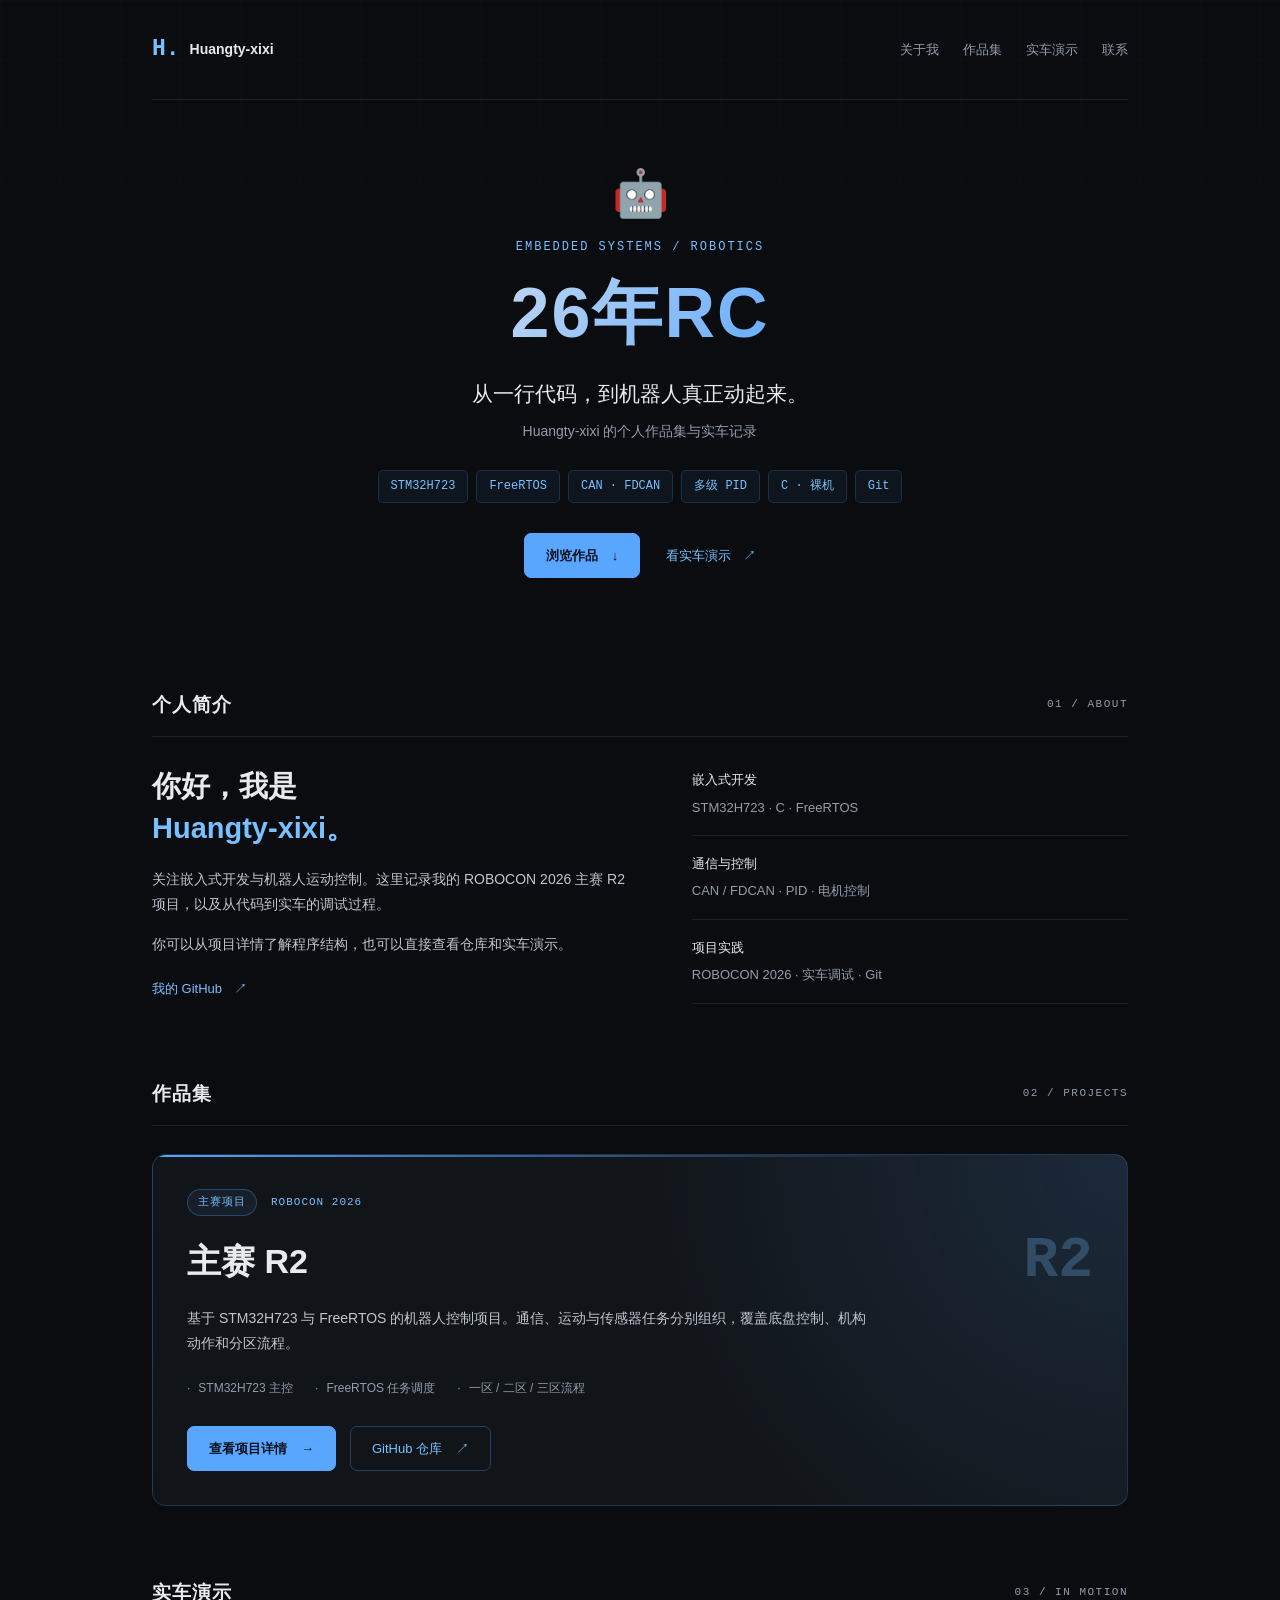
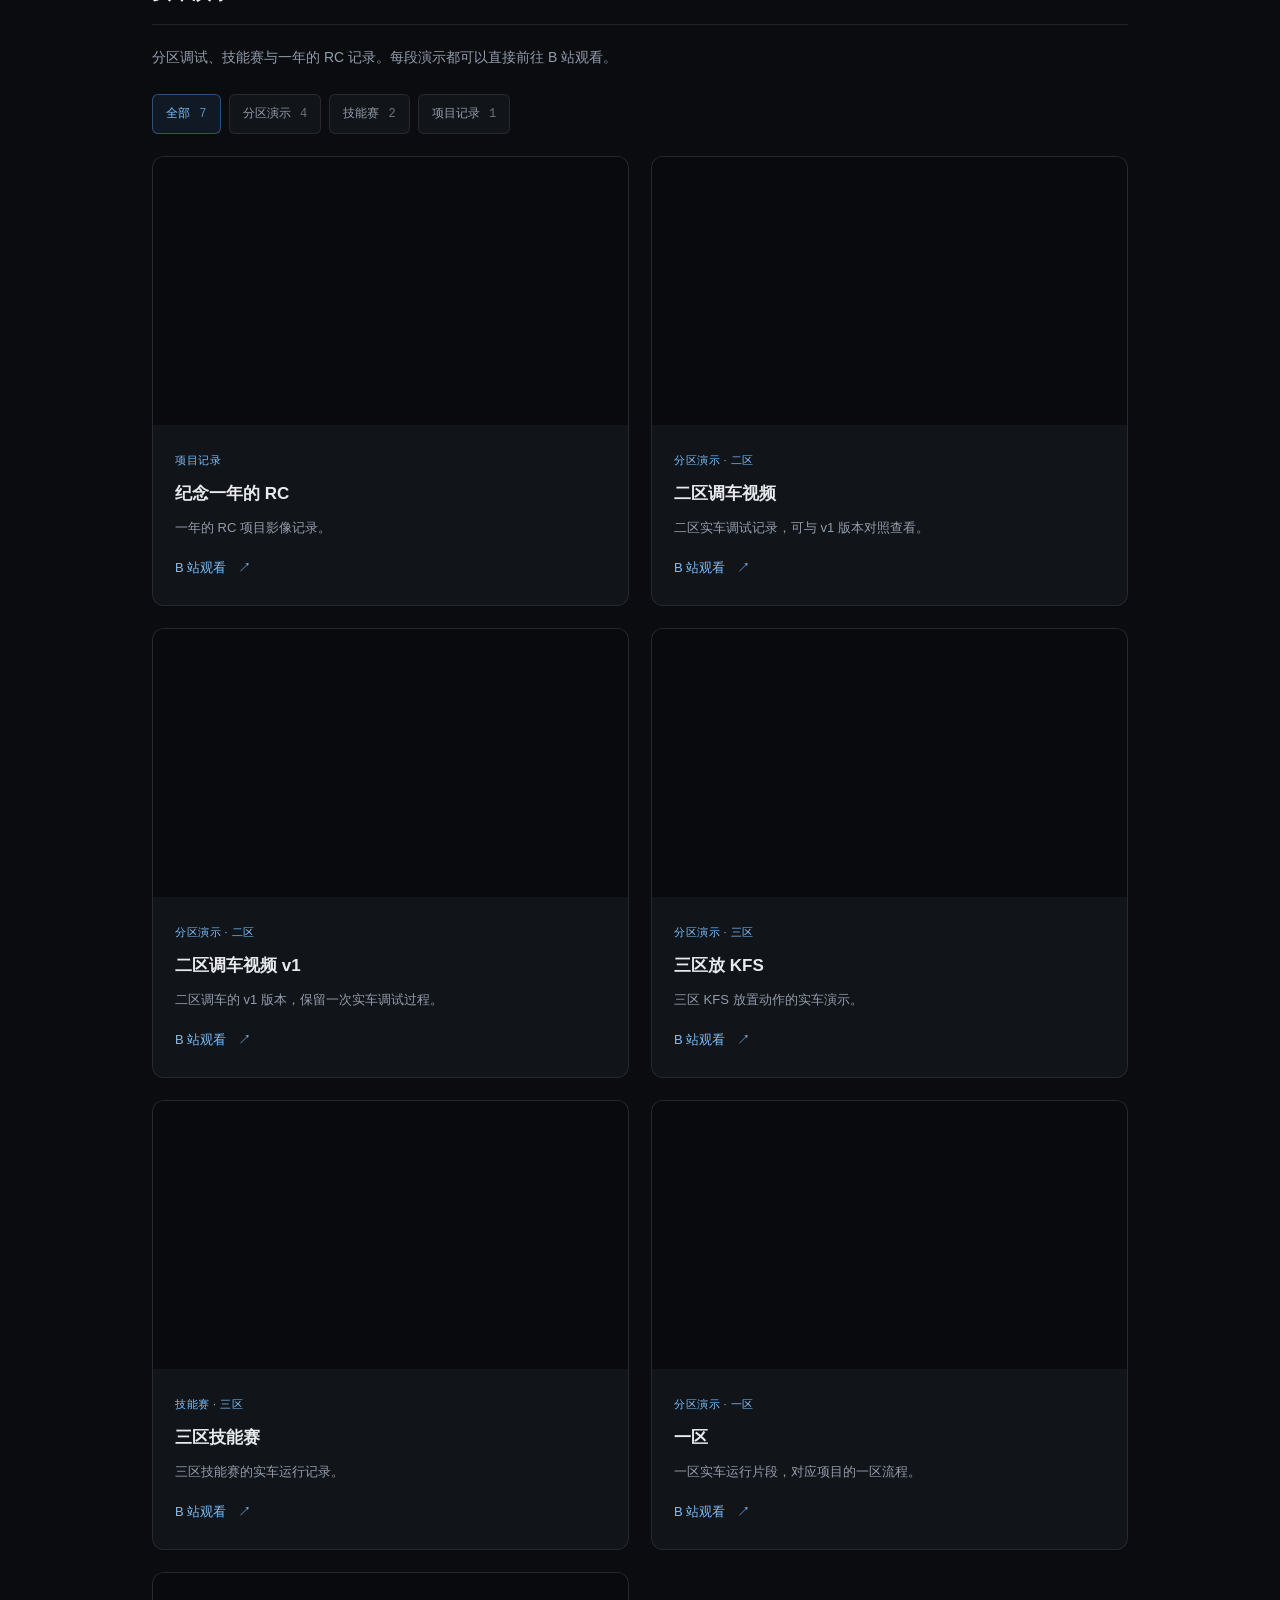
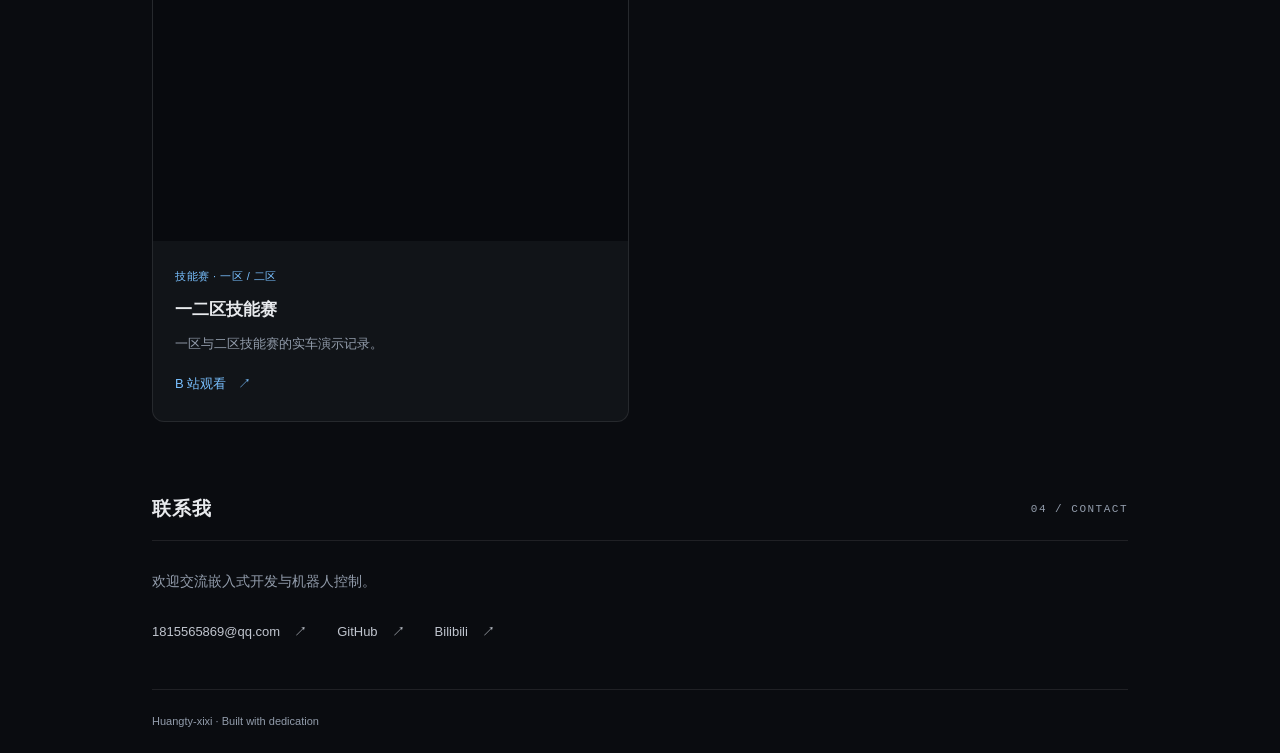
<file: index.html>
<!DOCTYPE html>
<html lang="zh-CN">
<head>
  <meta charset="UTF-8">
  <meta name="viewport" content="width=device-width, initial-scale=1.0">
  <meta name="description" content="Huangty-xixi 的个人作品集：嵌入式开发、ROBOCON 2026 主赛 R2 项目与实车调试记录。">
  <meta name="theme-color" content="#0a0c10">
  <title>26年RC · Huangty-xixi 作品集</title>
  <link rel="icon" href="data:image/svg+xml,%3Csvg xmlns='http://www.w3.org/2000/svg' viewBox='0 0 100 100'%3E%3Ctext y='.9em' font-size='90'%3E⚙%3C/text%3E%3C/svg%3E">
  <link rel="stylesheet" href="styles.css">
  <script src="site.js" defer></script>
</head>
<body>
  <a class="skip-link" href="#main">跳到主要内容</a>
  <div class="bg-grid" aria-hidden="true"></div>
  <div class="page">
    <header class="site-header">
      <a class="brand" href="./" aria-label="Huangty-xixi 首页"><span class="brand-mark" aria-hidden="true">H.</span> Huangty-xixi</a>
      <nav aria-label="主要导航"><a href="#about">关于我</a><a href="#projects">作品集</a><a href="#videos">实车演示</a><a href="#contact">联系</a></nav>
    </header>
    <main id="main">
      <section class="hero" aria-labelledby="hero-title">
        <div class="avatar" aria-hidden="true">🤖</div>
        <p class="eyebrow">EMBEDDED SYSTEMS / ROBOTICS</p>
        <h1 id="hero-title">26年RC</h1>
        <p class="hero-subtitle">从一行代码，到机器人真正动起来。</p>
        <p class="hero-note">Huangty-xixi 的个人作品集与实车记录</p>
        <div class="tags" aria-label="技术关键词"><span class="tag">STM32H723</span><span class="tag">FreeRTOS</span><span class="tag">CAN · FDCAN</span><span class="tag">多级 PID</span><span class="tag">C · 裸机</span><span class="tag">Git</span></div>
        <div class="actions hero-actions"><a class="btn btn-primary" href="#projects">浏览作品 <span aria-hidden="true">↓</span></a><a class="text-link" href="#videos">看实车演示 <span aria-hidden="true">↗</span></a></div>
      </section>
      <section class="section" id="about" aria-labelledby="about-title">
        <div class="section-label"><h2 id="about-title">个人简介</h2><span>01 / ABOUT</span></div>
        <div class="about-layout">
          <div class="about-copy"><h3>你好，我是<br><span class="accent">Huangty-xixi。</span></h3><p>关注嵌入式开发与机器人运动控制。这里记录我的 ROBOCON 2026 主赛 R2 项目，以及从代码到实车的调试过程。</p><p>你可以从项目详情了解程序结构，也可以直接查看仓库和实车演示。</p><a class="text-link" href="https://github.com/Huangty-xixi" target="_blank" rel="noopener noreferrer">我的 GitHub <span aria-hidden="true">↗</span></a></div>
          <dl class="skill-list"><div><dt>嵌入式开发</dt><dd>STM32H723 · C · FreeRTOS</dd></div><div><dt>通信与控制</dt><dd>CAN / FDCAN · PID · 电机控制</dd></div><div><dt>项目实践</dt><dd>ROBOCON 2026 · 实车调试 · Git</dd></div></dl>
        </div>
      </section>
      <section class="section" id="projects" aria-labelledby="projects-title">
        <div class="section-label"><h2 id="projects-title">作品集</h2><span>02 / PROJECTS</span></div>
        <article class="project-card">
          <div class="project-meta"><span class="project-badge">主赛项目</span><span>ROBOCON 2026</span></div>
          <div class="project-heading"><h3>主赛 R2</h3><span class="project-number" aria-hidden="true">R2</span></div>
          <p>基于 STM32H723 与 FreeRTOS 的机器人控制项目。通信、运动与传感器任务分别组织，覆盖底盘控制、机构动作和分区流程。</p>
          <div class="project-facts"><span>STM32H723 主控</span><span>FreeRTOS 任务调度</span><span>一区 / 二区 / 三区流程</span></div>
          <div class="actions"><a href="r2.html" class="btn btn-primary">查看项目详情 <span aria-hidden="true">→</span></a><a href="https://github.com/Huangty-xixi/R2" target="_blank" rel="noopener noreferrer" class="btn">GitHub 仓库 <span aria-hidden="true">↗</span></a></div>
        </article>
      </section>
      <section class="section" id="videos" aria-labelledby="videos-title">
        <div class="section-label"><h2 id="videos-title">实车演示</h2><span>03 / IN MOTION</span></div>
        <p class="section-intro">分区调试、技能赛与一年的 RC 记录。每段演示都可以直接前往 B 站观看。</p>
        <div class="filters" aria-label="按演示类型筛选" hidden>
          <button type="button" class="filter active" data-filter="all" aria-pressed="true">全部 <span>7</span></button>
          <button type="button" class="filter" data-filter="zone" aria-pressed="false">分区演示 <span>4</span></button>
          <button type="button" class="filter" data-filter="skill" aria-pressed="false">技能赛 <span>2</span></button>
          <button type="button" class="filter" data-filter="record" aria-pressed="false">项目记录 <span>1</span></button>
        </div>
        <p class="sr-only" id="video-status" role="status" aria-live="polite" aria-atomic="true"></p>
        <div class="video-grid">
          <article class="video-card" data-category="record">
            <div class="video-wrap"><iframe title="纪念一年的RC 实车视频" src="https://player.bilibili.com/player.html?bvid=BV14LKB6MEDC&amp;page=1&amp;autoplay=0" allowfullscreen loading="lazy"></iframe></div>
            <div class="video-info"><span class="video-category">项目记录</span><h3>纪念一年的 RC</h3><p>一年的 RC 项目影像记录。</p><a class="text-link" href="https://www.bilibili.com/video/BV14LKB6MEDC/" target="_blank" rel="noopener noreferrer" aria-label="在 B 站观看纪念一年的 RC">B 站观看 <span aria-hidden="true">↗</span></a></div>
          </article>
          <article class="video-card" data-category="zone">
            <div class="video-wrap"><iframe title="二区调车视频" src="https://player.bilibili.com/player.html?bvid=BV1ZGKq6nEr8&amp;page=1&amp;autoplay=0" allowfullscreen loading="lazy"></iframe></div>
            <div class="video-info"><span class="video-category">分区演示 · 二区</span><h3>二区调车视频</h3><p>二区实车调试记录，可与 v1 版本对照查看。</p><a class="text-link" href="https://www.bilibili.com/video/BV1ZGKq6nEr8/" target="_blank" rel="noopener noreferrer" aria-label="在 B 站观看二区调车视频">B 站观看 <span aria-hidden="true">↗</span></a></div>
          </article>
          <article class="video-card" data-category="zone">
            <div class="video-wrap"><iframe title="二区调车视频 v1" src="https://player.bilibili.com/player.html?bvid=BV17GKq6HEqy&amp;page=1&amp;autoplay=0" allowfullscreen loading="lazy"></iframe></div>
            <div class="video-info"><span class="video-category">分区演示 · 二区</span><h3>二区调车视频 v1</h3><p>二区调车的 v1 版本，保留一次实车调试过程。</p><a class="text-link" href="https://www.bilibili.com/video/BV17GKq6HEqy/" target="_blank" rel="noopener noreferrer" aria-label="在 B 站观看二区调车视频 v1">B 站观看 <span aria-hidden="true">↗</span></a></div>
          </article>
          <article class="video-card" data-category="zone">
            <div class="video-wrap"><iframe title="三区放 KFS 视频" src="https://player.bilibili.com/player.html?bvid=BV1ubKq66E2u&amp;page=1&amp;autoplay=0" allowfullscreen loading="lazy"></iframe></div>
            <div class="video-info"><span class="video-category">分区演示 · 三区</span><h3>三区放 KFS</h3><p>三区 KFS 放置动作的实车演示。</p><a class="text-link" href="https://www.bilibili.com/video/BV1ubKq66E2u/" target="_blank" rel="noopener noreferrer" aria-label="在 B 站观看三区放 KFS">B 站观看 <span aria-hidden="true">↗</span></a></div>
          </article>
          <article class="video-card" data-category="skill">
            <div class="video-wrap"><iframe title="三区技能赛视频" src="https://player.bilibili.com/player.html?bvid=BV1gbKq66E71&amp;page=1&amp;autoplay=0" allowfullscreen loading="lazy"></iframe></div>
            <div class="video-info"><span class="video-category">技能赛 · 三区</span><h3>三区技能赛</h3><p>三区技能赛的实车运行记录。</p><a class="text-link" href="https://www.bilibili.com/video/BV1gbKq66E71/" target="_blank" rel="noopener noreferrer" aria-label="在 B 站观看三区技能赛">B 站观看 <span aria-hidden="true">↗</span></a></div>
          </article>
          <article class="video-card" data-category="zone">
            <div class="video-wrap"><iframe title="一区实车演示" src="https://player.bilibili.com/player.html?bvid=BV1SbKq6zEeU&amp;page=1&amp;autoplay=0" allowfullscreen loading="lazy"></iframe></div>
            <div class="video-info"><span class="video-category">分区演示 · 一区</span><h3>一区</h3><p>一区实车运行片段，对应项目的一区流程。</p><a class="text-link" href="https://www.bilibili.com/video/BV1SbKq6zEeU/" target="_blank" rel="noopener noreferrer" aria-label="在 B 站观看一区实车演示">B 站观看 <span aria-hidden="true">↗</span></a></div>
          </article>
          <article class="video-card" data-category="skill">
            <div class="video-wrap"><iframe title="一二区技能赛视频" src="https://player.bilibili.com/player.html?bvid=BV1SbKq6zE6S&amp;page=1&amp;autoplay=0" allowfullscreen loading="lazy"></iframe></div>
            <div class="video-info"><span class="video-category">技能赛 · 一区 / 二区</span><h3>一二区技能赛</h3><p>一区与二区技能赛的实车演示记录。</p><a class="text-link" href="https://www.bilibili.com/video/BV1SbKq6zE6S/" target="_blank" rel="noopener noreferrer" aria-label="在 B 站观看一二区技能赛">B 站观看 <span aria-hidden="true">↗</span></a></div>
          </article>
        </div>
      </section>
    </main>
    <footer class="section contact" id="contact" aria-labelledby="contact-title">
      <div class="section-label"><h2 id="contact-title">联系我</h2><span>04 / CONTACT</span></div>
      <p>欢迎交流嵌入式开发与机器人控制。</p>
      <div class="contact-links"><a href="mailto:1815565869@qq.com">1815565869@qq.com <span aria-hidden="true">↗</span></a><a href="https://github.com/Huangty-xixi" target="_blank" rel="noopener noreferrer">GitHub <span aria-hidden="true">↗</span></a><a href="https://space.bilibili.com/523482407" target="_blank" rel="noopener noreferrer">Bilibili <span aria-hidden="true">↗</span></a></div>
      <p class="footer-note">Huangty-xixi · Built with dedication</p>
    </footer>
  </div>
  <a class="top-btn" href="#main" aria-label="回到顶部" hidden>↑</a>
</body>
</html>
</file>
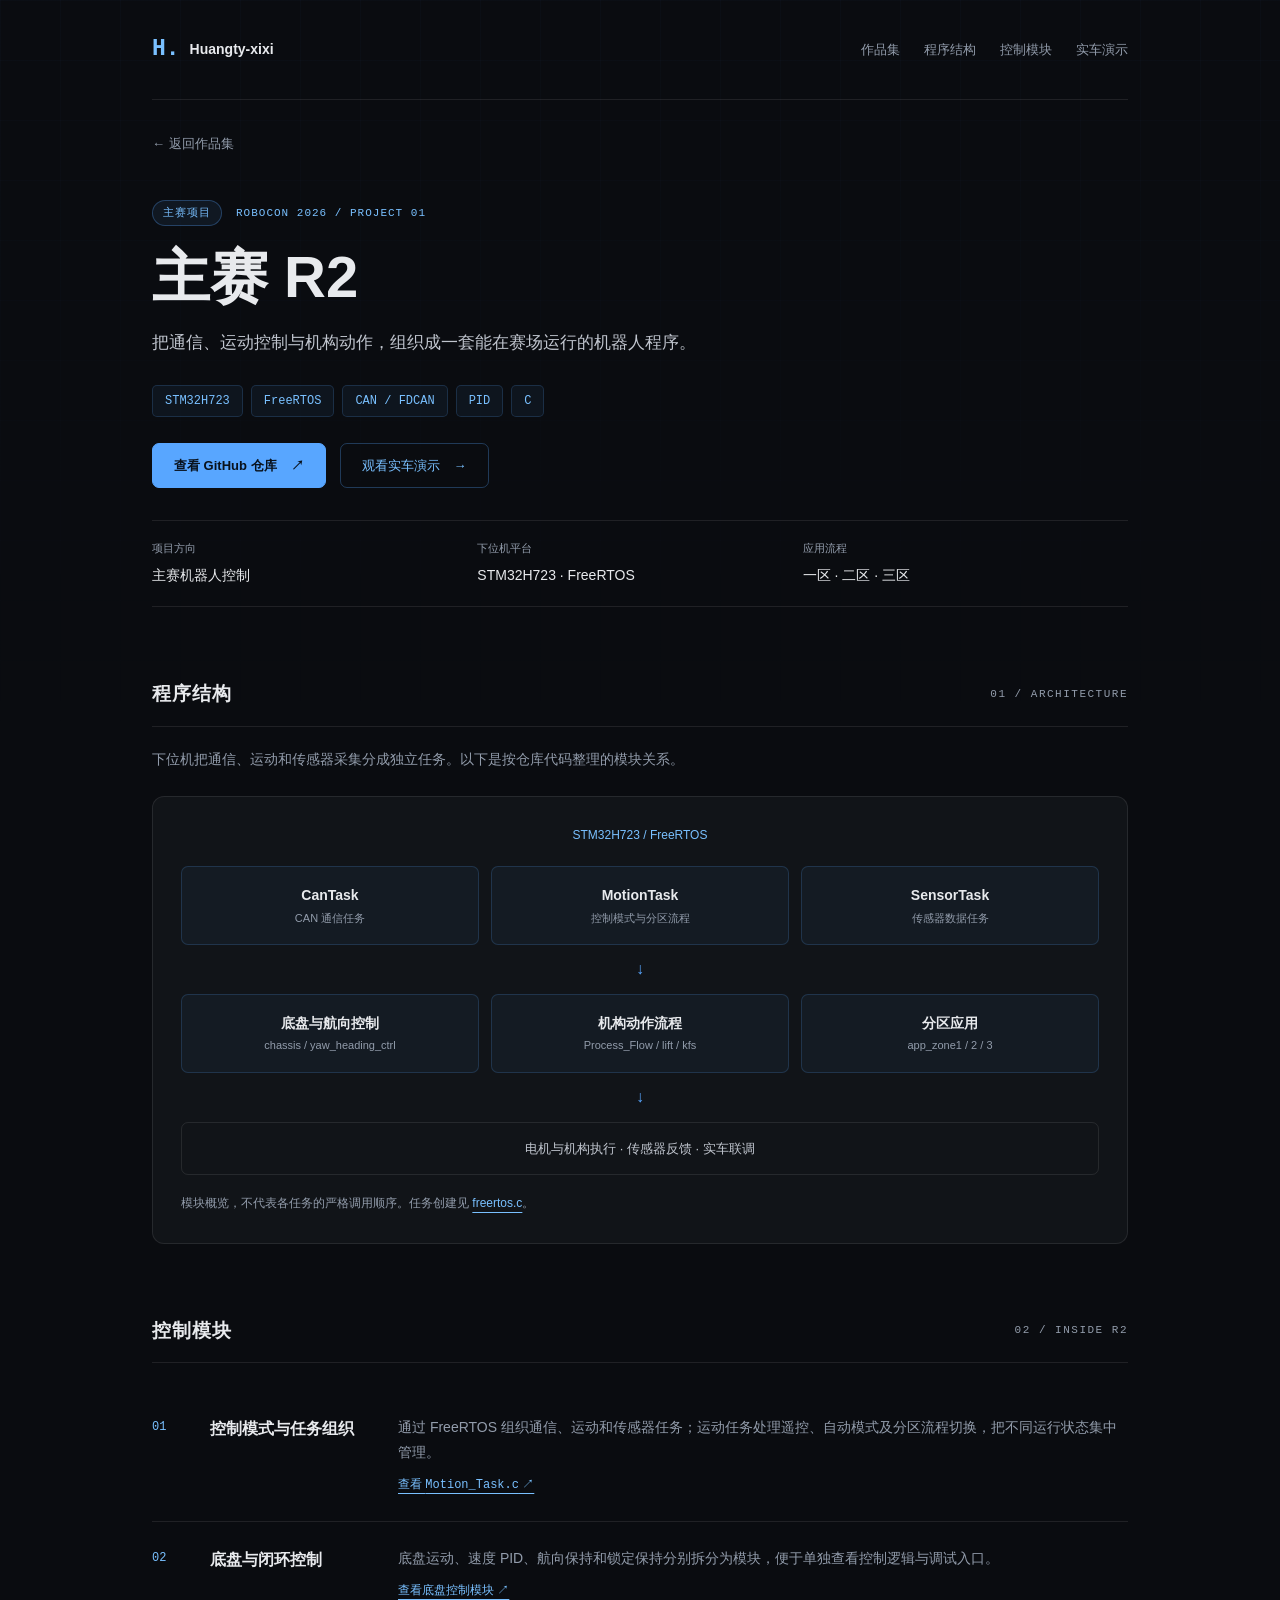
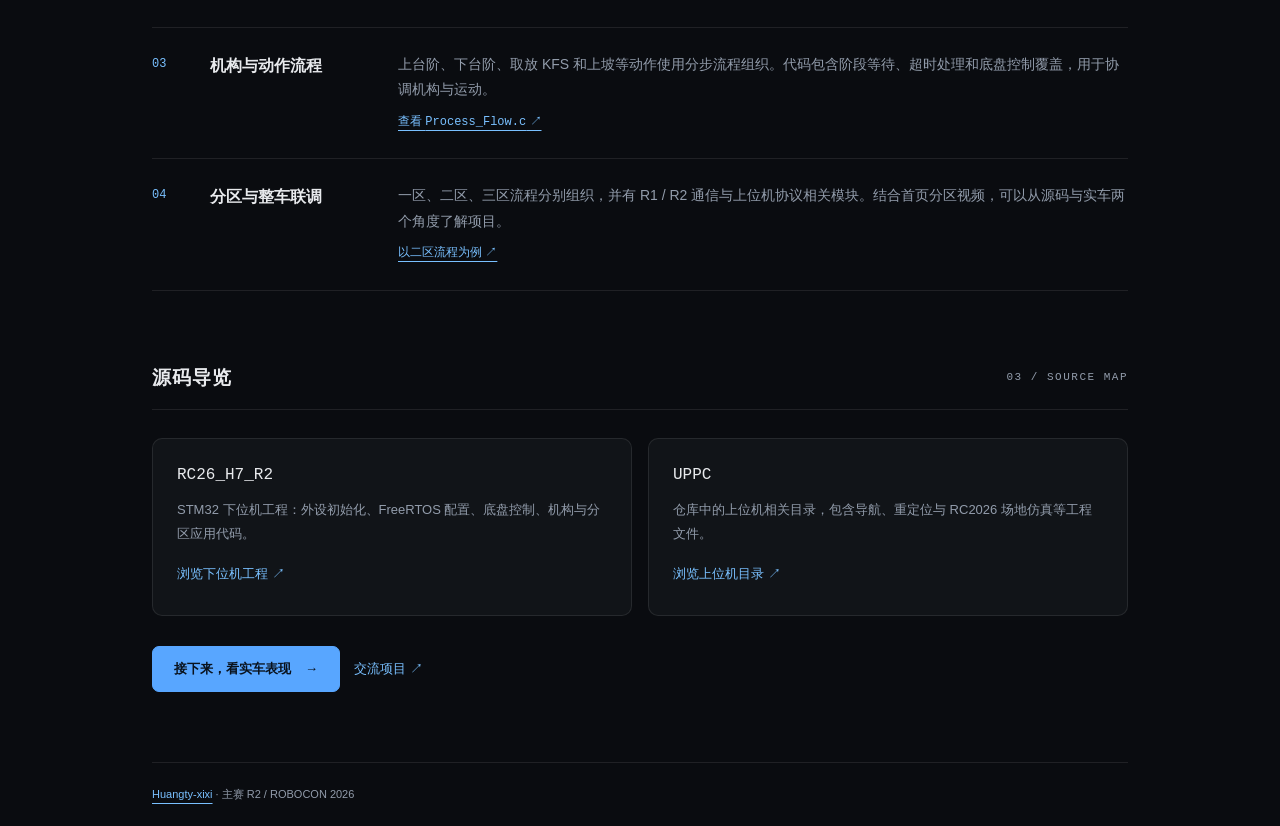
<file: r2.html>
<!DOCTYPE html>
<html lang="zh-CN">
<head>
  <meta charset="UTF-8">
  <meta name="viewport" content="width=device-width, initial-scale=1.0">
  <meta name="description" content="ROBOCON 2026 主赛 R2 项目详情：STM32H723、FreeRTOS 任务结构、底盘与机构控制、分区流程及源码导览。">
  <meta name="theme-color" content="#0a0c10">
  <title>主赛 R2 · Huangty-xixi 作品集</title>
  <link rel="icon" href="data:image/svg+xml,%3Csvg xmlns='http://www.w3.org/2000/svg' viewBox='0 0 100 100'%3E%3Ctext y='.9em' font-size='90'%3E⚙%3C/text%3E%3C/svg%3E">
  <link rel="stylesheet" href="styles.css">
  <script src="site.js" defer></script>
</head>
<body>
  <a class="skip-link" href="#main">跳到主要内容</a>
  <div class="bg-grid" aria-hidden="true"></div>
  <div class="page">
    <header class="site-header"><a class="brand" href="./"><span class="brand-mark" aria-hidden="true">H.</span> Huangty-xixi</a><nav aria-label="项目导航"><a href="index.html#projects">作品集</a><a href="#architecture">程序结构</a><a href="#modules">控制模块</a><a href="index.html#videos">实车演示</a></nav></header>
    <main id="main">
      <a class="breadcrumb" href="index.html#projects">← 返回作品集</a>
      <section class="detail-hero" aria-labelledby="project-title">
        <div class="project-meta"><span class="project-badge">主赛项目</span><span>ROBOCON 2026 / PROJECT 01</span></div>
        <h1 id="project-title">主赛 R2</h1>
        <p class="lead">把通信、运动控制与机构动作，组织成一套能在赛场运行的机器人程序。</p>
        <div class="tags"><span class="tag">STM32H723</span><span class="tag">FreeRTOS</span><span class="tag">CAN / FDCAN</span><span class="tag">PID</span><span class="tag">C</span></div>
        <div class="actions"><a class="btn btn-primary" href="https://github.com/Huangty-xixi/R2" target="_blank" rel="noopener noreferrer">查看 GitHub 仓库 <span aria-hidden="true">↗</span></a><a class="btn" href="index.html#videos">观看实车演示 <span aria-hidden="true">→</span></a></div>
        <dl class="detail-stats"><div><dt>项目方向</dt><dd>主赛机器人控制</dd></div><div><dt>下位机平台</dt><dd>STM32H723 · FreeRTOS</dd></div><div><dt>应用流程</dt><dd>一区 · 二区 · 三区</dd></div></dl>
      </section>
      <section class="section" id="architecture" aria-labelledby="architecture-title">
        <div class="section-label"><h2 id="architecture-title">程序结构</h2><span>01 / ARCHITECTURE</span></div>
        <p class="section-intro">下位机把通信、运动和传感器采集分成独立任务。以下是按仓库代码整理的模块关系。</p>
        <figure class="diagram">
          <div class="diagram-label">STM32H723 / FreeRTOS</div>
          <div class="diagram-row"><div class="diagram-node"><strong>CanTask</strong><small>CAN 通信任务</small></div><div class="diagram-node"><strong>MotionTask</strong><small>控制模式与分区流程</small></div><div class="diagram-node"><strong>SensorTask</strong><small>传感器数据任务</small></div></div>
          <div class="diagram-arrow" aria-hidden="true">↓</div>
          <div class="diagram-row"><div class="diagram-node"><strong>底盘与航向控制</strong><small>chassis / yaw_heading_ctrl</small></div><div class="diagram-node"><strong>机构动作流程</strong><small>Process_Flow / lift / kfs</small></div><div class="diagram-node"><strong>分区应用</strong><small>app_zone1 / 2 / 3</small></div></div>
          <div class="diagram-arrow" aria-hidden="true">↓</div>
          <div class="diagram-output">电机与机构执行 · 传感器反馈 · 实车联调</div>
          <figcaption>模块概览，不代表各任务的严格调用顺序。任务创建见 <a href="https://github.com/Huangty-xixi/R2/blob/main/RC26_H7_R2/RC26_H7_R2/Core/Src/freertos.c" target="_blank" rel="noopener noreferrer">freertos.c</a>。</figcaption>
        </figure>
      </section>
      <section class="section" id="modules" aria-labelledby="modules-title">
        <div class="section-label"><h2 id="modules-title">控制模块</h2><span>02 / INSIDE R2</span></div>
        <ol class="module-list">
          <li><span class="module-no" aria-hidden="true">01</span><h3>控制模式与任务组织</h3><div><p>通过 FreeRTOS 组织通信、运动和传感器任务；运动任务处理遥控、自动模式及分区流程切换，把不同运行状态集中管理。</p><a href="https://github.com/Huangty-xixi/R2/blob/main/RC26_H7_R2/RC26_H7_R2/user/src/Motion_Task.c" target="_blank" rel="noopener noreferrer">查看 <code>Motion_Task.c</code> ↗</a></div></li>
          <li><span class="module-no" aria-hidden="true">02</span><h3>底盘与闭环控制</h3><div><p>底盘运动、速度 PID、航向保持和锁定保持分别拆分为模块，便于单独查看控制逻辑与调试入口。</p><a href="https://github.com/Huangty-xixi/R2/tree/main/RC26_H7_R2/RC26_H7_R2/user/src" target="_blank" rel="noopener noreferrer">查看底盘控制模块 ↗</a></div></li>
          <li><span class="module-no" aria-hidden="true">03</span><h3>机构与动作流程</h3><div><p>上台阶、下台阶、取放 KFS 和上坡等动作使用分步流程组织。代码包含阶段等待、超时处理和底盘控制覆盖，用于协调机构与运动。</p><a href="https://github.com/Huangty-xixi/R2/blob/main/RC26_H7_R2/RC26_H7_R2/user/src/Process_Flow.c" target="_blank" rel="noopener noreferrer">查看 <code>Process_Flow.c</code> ↗</a></div></li>
          <li><span class="module-no" aria-hidden="true">04</span><h3>分区与整车联调</h3><div><p>一区、二区、三区流程分别组织，并有 R1 / R2 通信与上位机协议相关模块。结合首页分区视频，可以从源码与实车两个角度了解项目。</p><a href="https://github.com/Huangty-xixi/R2/blob/main/RC26_H7_R2/RC26_H7_R2/user/src/app_zone2.c" target="_blank" rel="noopener noreferrer">以二区流程为例 ↗</a></div></li>
        </ol>
      </section>
      <section class="section" id="source" aria-labelledby="source-title">
        <div class="section-label"><h2 id="source-title">源码导览</h2><span>03 / SOURCE MAP</span></div>
        <div class="source-grid"><article class="source-card"><h3>RC26_H7_R2</h3><p>STM32 下位机工程：外设初始化、FreeRTOS 配置、底盘控制、机构与分区应用代码。</p><a class="text-link" href="https://github.com/Huangty-xixi/R2/tree/main/RC26_H7_R2/RC26_H7_R2" target="_blank" rel="noopener noreferrer">浏览下位机工程 ↗</a></article><article class="source-card"><h3>UPPC</h3><p>仓库中的上位机相关目录，包含导航、重定位与 RC2026 场地仿真等工程文件。</p><a class="text-link" href="https://github.com/Huangty-xixi/R2/tree/main/UPPC" target="_blank" rel="noopener noreferrer">浏览上位机目录 ↗</a></article></div>
        <div class="actions detail-closing"><a class="btn btn-primary" href="index.html#videos">接下来，看实车表现 <span aria-hidden="true">→</span></a><a class="text-link" href="mailto:1815565869@qq.com">交流项目 ↗</a></div>
      </section>
    </main>
    <footer class="contact"><p class="footer-note"><a href="./">Huangty-xixi</a> · 主赛 R2 / ROBOCON 2026</p></footer>
  </div>
  <a class="top-btn" href="#main" aria-label="回到顶部" hidden>↑</a>
</body>
</html>
</file>
<file: styles.css>
:root {
  color-scheme: dark;
  --bg: #0a0c10;
  --surface: #111418;
  --text: #c0c5ce;
  --heading: #e8eaed;
  --muted: #929cab;
  --accent: #58a6ff;
  --accent2: #79c0ff;
  --border: rgba(255,255,255,.09);
}
* { box-sizing: border-box; margin: 0; padding: 0; }
html { scroll-behavior: smooth; scroll-padding-top: 28px; }
body { background: var(--bg); color: var(--text); font: 16px/1.8 -apple-system, "PingFang SC", "Microsoft YaHei", "Segoe UI", sans-serif; min-width: 280px; }
a { color: var(--accent2); text-decoration-thickness: 1px; text-underline-offset: 5px; }
button { font: inherit; }
[hidden] { display: none !important; }
:focus-visible { outline: 2px solid var(--accent2); outline-offset: 5px; border-radius: 4px; }
.bg-grid { position: fixed; inset: 0; pointer-events: none; background-image: linear-gradient(rgba(88,166,255,.025) 1px, transparent 1px), linear-gradient(90deg,rgba(88,166,255,.025) 1px,transparent 1px); background-size: 60px 60px; mask-image: linear-gradient(#000,transparent 85%); }
.page { position: relative; max-width: 1040px; margin: 0 auto; padding: 0 32px; }
.site-header { display: flex; justify-content: space-between; align-items: center; gap: 24px; min-height: 100px; border-bottom: 1px solid var(--border); }
.brand { display: inline-flex; align-items: center; gap: 10px; color: var(--heading); text-decoration: none; font-size: 14px; font-weight: 600; white-space: nowrap; }
.brand-mark { color: var(--accent2); font: 700 23px/1 Consolas, monospace; }
nav { display: flex; flex-wrap: wrap; gap: 24px; }
nav a { color: var(--muted); font-size: 13px; text-decoration: none; }
nav a:hover, .text-link:hover { color: var(--heading); }
.hero { text-align: center; padding: 70px 0 56px; }
.avatar { font-size: 46px; line-height: 1; margin-bottom: 22px; }
.eyebrow { font: 12px/1.6 Consolas, monospace; letter-spacing: 2px; color: var(--accent2); margin-bottom: 14px; }
.hero h1 { font-size: clamp(42px,7vw,70px); line-height: 1.2; letter-spacing: 2px; font-weight: 800; color: var(--accent2); background: linear-gradient(125deg,#e8eaed 20%,#58a6ff 70%,#79c0ff); background-clip: text; -webkit-background-clip: text; -webkit-text-fill-color: transparent; }
.hero-subtitle { color: var(--heading); font-size: clamp(17px,3vw,21px); margin-top: 20px; }
.hero-note { font-size: 14px; color: var(--muted); margin-top: 6px; }
.tags { display: flex; justify-content: center; flex-wrap: wrap; gap: 8px; margin-top: 26px; }
.tag { font: 12px/1.7 Consolas, "Microsoft YaHei", monospace; padding: 5px 12px; background: rgba(88,166,255,.06); color: var(--accent2); border: 1px solid rgba(88,166,255,.18); border-radius: 5px; }
.actions { display: flex; align-items: center; flex-wrap: wrap; gap: 14px; margin-top: 26px; }
.hero-actions { justify-content: center; margin-top: 30px; gap: 26px; }
.btn { display: inline-flex; align-items: center; justify-content: center; gap: 14px; padding: 10px 21px; min-height: 44px; border: 1px solid rgba(88,166,255,.3); border-radius: 7px; background: transparent; color: var(--accent2); font-size: 13px; text-decoration: none; transition: background .2s, border-color .2s, transform .2s; }
.btn-primary { background: #58a6ff; color: #09121d; border-color: #58a6ff; font-weight: 700; }
.btn:hover { background: rgba(88,166,255,.12); border-color: var(--accent2); transform: translateY(-2px); }
.btn-primary:hover { background: #8ac2ff; color: #09121d; }
.text-link { display: inline-flex; align-items: center; gap: 12px; font-size: 13px; text-decoration: none; min-height: 36px; }
.section { margin: 54px 0 70px; }
.section-label { display: flex; align-items: center; justify-content: space-between; gap: 20px; margin-bottom: 28px; padding-bottom: 14px; border-bottom: 1px solid var(--border); }
.section-label h2 { font-size: 19px; font-weight: 600; color: var(--heading); letter-spacing: 1px; }
.section-label > span { color: var(--muted); font: 11px/1.6 Consolas, monospace; letter-spacing: 1.5px; white-space: nowrap; }
.section-intro { color: var(--muted); font-size: 14px; margin: -8px 0 24px; }
.about-layout { display: grid; grid-template-columns: 1.1fr 1fr; gap: 60px; }
.about-copy h3 { color: var(--heading); font-size: clamp(23px,4vw,29px); line-height: 1.45; margin-bottom: 18px; }
.accent { color: var(--accent2); }
.about-copy p { font-size: 14px; margin-bottom: 14px; }
.skill-list { align-self: center; }
.skill-list > div { padding: 16px 0; border-bottom: 1px solid var(--border); }
.skill-list > div:first-child { padding-top: 0; }
.skill-list dt { font-size: 13px; color: var(--heading); margin-bottom: 4px; }
.skill-list dd { font-size: 13px; color: var(--muted); }
.project-card { position: relative; padding: 34px; overflow: hidden; background: radial-gradient(circle at 100% 0%,rgba(88,166,255,.15),transparent 50%),var(--surface); border: 1px solid rgba(88,166,255,.22); border-radius: 14px; }
.project-card::before { content: ''; position: absolute; inset: 0 0 auto; height: 2px; background: linear-gradient(90deg,var(--accent),transparent 80%); }
.project-meta { display: flex; align-items: center; flex-wrap: wrap; gap: 14px; color: var(--accent2); font: 11px/1.7 Consolas,"Microsoft YaHei",monospace; letter-spacing: 1px; }
.project-badge { border: 1px solid rgba(88,166,255,.3); background: rgba(88,166,255,.08); padding: 3px 10px; border-radius: 20px; }
.project-heading { display: flex; align-items: center; justify-content: space-between; gap: 15px; margin: 16px 0; }
.project-heading h3 { font-size: 34px; color: var(--heading); line-height: 1.3; }
.project-number { font: 800 58px/1 Consolas,monospace; color: rgba(121,192,255,.26); }
.project-card p { max-width: 690px; font-size: 14px; }
.project-facts { display: flex; flex-wrap: wrap; gap: 10px 22px; color: var(--muted); font-size: 12px; margin-top: 22px; }
.project-facts > span::before { content: '·'; color: var(--accent); margin-right: 8px; }
.filters { display: flex; flex-wrap: wrap; gap: 8px; margin: 22px 0; }
.filter { cursor: pointer; color: var(--muted); border: 1px solid var(--border); border-radius: 6px; padding: 7px 13px; min-height: 40px; font-size: 12px; background: var(--surface); }
.filter span { opacity: .7; margin-left: 6px; font-family: Consolas,monospace; }
.filter:hover, .filter.active { color: var(--accent2); background: rgba(88,166,255,.09); border-color: rgba(88,166,255,.4); }
.video-grid { display: grid; grid-template-columns: repeat(2,minmax(0,1fr)); gap: 22px; }
.video-card { min-width: 0; background: var(--surface); border: 1px solid var(--border); border-radius: 12px; overflow: hidden; }
.video-wrap { position: relative; aspect-ratio: 16 / 9; background: #080a0e; }
.video-wrap iframe { position: absolute; inset: 0; width: 100%; height: 100%; border: 0; }
.video-info { padding: 20px 22px; }
.video-category { color: var(--accent2); font-size: 11px; letter-spacing: .5px; }
.video-info h3 { font-size: 17px; color: var(--heading); margin: 6px 0; }
.video-info p { color: var(--muted); font-size: 13px; margin-bottom: 10px; }
.contact { margin-bottom: 0; }
.contact > p { font-size: 14px; color: var(--muted); }
.contact-links { display: flex; flex-wrap: wrap; gap: 12px 30px; margin-top: 18px; }
.contact-links a { color: var(--text); font-size: 13px; text-decoration: none; overflow-wrap: anywhere; min-height: 38px; display: inline-flex; align-items: center; gap: 14px; }
.contact-links a:hover { color: var(--accent2); }
.contact .footer-note { margin-top: 38px; border-top: 1px solid var(--border); padding: 22px 0; font-size: 11px; }
.top-btn { position: fixed; bottom: 24px; right: 24px; display: flex; align-items: center; justify-content: center; width: 44px; height: 44px; border: 1px solid var(--border); border-radius: 10px; background: #111418; color: var(--accent2); text-decoration: none; z-index: 10; }
.skip-link { position: absolute; top: -70px; left: 20px; z-index: 20; background: var(--surface); padding: 10px 20px; }
.skip-link:focus { top: 10px; }
.sr-only { position: absolute; width: 1px; height: 1px; padding: 0; margin: -1px; overflow: hidden; clip: rect(0,0,0,0); white-space: nowrap; border: 0; }

/* 项目详情 */
.breadcrumb { display: inline-block; margin-top: 32px; color: var(--muted); font-size: 13px; text-decoration: none; }
.detail-hero { padding: 42px 0 16px; }
.detail-hero h1 { color: var(--heading); font-size: clamp(36px,6vw,58px); margin: 16px 0; line-height: 1.2; }
.detail-hero .lead { max-width: 720px; font-size: 17px; color: var(--text); }
.detail-hero .tags { justify-content: flex-start; }
.detail-stats { display: grid; grid-template-columns: repeat(3,minmax(0,1fr)); margin-top: 32px; border-block: 1px solid var(--border); }
.detail-stats div { padding: 18px 12px 18px 0; }
.detail-stats dt { font-size: 11px; color: var(--muted); margin-bottom: 4px; }
.detail-stats dd { font-size: 14px; color: var(--heading); }
.diagram { padding: 28px; border: 1px solid var(--border); border-radius: 12px; background: var(--surface); }
.diagram-label { font-size: 12px; color: var(--accent2); text-align: center; margin-bottom: 20px; }
.diagram-row { display: grid; grid-template-columns: repeat(3,minmax(0,1fr)); gap: 12px; }
.diagram-node { text-align: center; padding: 16px 10px; background: rgba(88,166,255,.05); border: 1px solid rgba(88,166,255,.18); border-radius: 7px; }
.diagram-node strong { display: block; color: var(--heading); font-size: 14px; }
.diagram-node small { display: block; color: var(--muted); font-size: 11px; }
.diagram-arrow { text-align: center; color: var(--accent); margin: 10px 0; }
.diagram-output { text-align: center; padding: 14px; border: 1px solid var(--border); border-radius: 7px; font-size: 13px; }
.diagram figcaption { font-size: 12px; color: var(--muted); margin-top: 18px; }
.module-list { list-style: none; }
.module-list li { display: grid; grid-template-columns: 40px 170px 1fr; align-items: start; gap: 18px; padding: 24px 0; border-bottom: 1px solid var(--border); }
.module-no { font: 12px/2 Consolas,monospace; color: var(--accent2); }
.module-list h3 { color: var(--heading); font-size: 16px; }
.module-list p { color: var(--muted); font-size: 14px; }
.module-list a { display: inline-block; font-size: 12px; margin-top: 8px; }
.module-list code { font: 12px/1.8 Consolas,monospace; overflow-wrap: anywhere; }
.source-grid { display: grid; grid-template-columns: repeat(2,minmax(0,1fr)); gap: 16px; }
.source-card { border: 1px solid var(--border); background: var(--surface); padding: 24px; border-radius: 10px; }
.source-card h3 { color: var(--heading); font: 16px/1.6 Consolas,monospace; }
.source-card p { color: var(--muted); font-size: 13px; margin: 10px 0; }
.detail-closing { margin-top: 30px; }
@media (max-width: 700px) {
  .page { padding: 0 22px; }
  .site-header { align-items: flex-start; flex-direction: column; justify-content: center; gap: 16px; padding: 22px 0; }
  nav { gap: 22px; }
  .hero { padding: 50px 0 32px; }
  .section { margin: 40px 0 50px; }
  .about-layout { grid-template-columns: 1fr; gap: 26px; }
  .skill-list > div:first-child { padding-top: 16px; border-top: 1px solid var(--border); }
  .project-card { padding: 25px; }
  .project-heading h3 { font-size: 29px; }
  .project-number { font-size: 45px; }
  .video-grid { grid-template-columns: 1fr; }
  .source-grid { grid-template-columns: 1fr; }
  .module-list li { grid-template-columns: 28px 1fr; gap: 10px; }
  .module-list li > div { grid-column: 2; }
  .detail-stats { grid-template-columns: 1fr; }
  .detail-stats div + div { border-top: 1px solid var(--border); }
  .diagram { padding: 20px; }
  .diagram-row { grid-template-columns: 1fr; }
  .contact { margin-bottom: 0; }
}
@media (max-width: 380px) {
  .page { padding: 0 16px; }
  nav { gap: 16px; }
  .section-label { gap: 10px; }
  .section-label > span { font-size: 10px; letter-spacing: .5px; }
  .project-card { padding: 20px; }
  .project-card .actions { align-items: stretch; flex-direction: column; }
}
@media (prefers-reduced-motion: reduce) {
  html { scroll-behavior: auto; }
  *, *::before, *::after { transition: none !important; }
}
</file>
